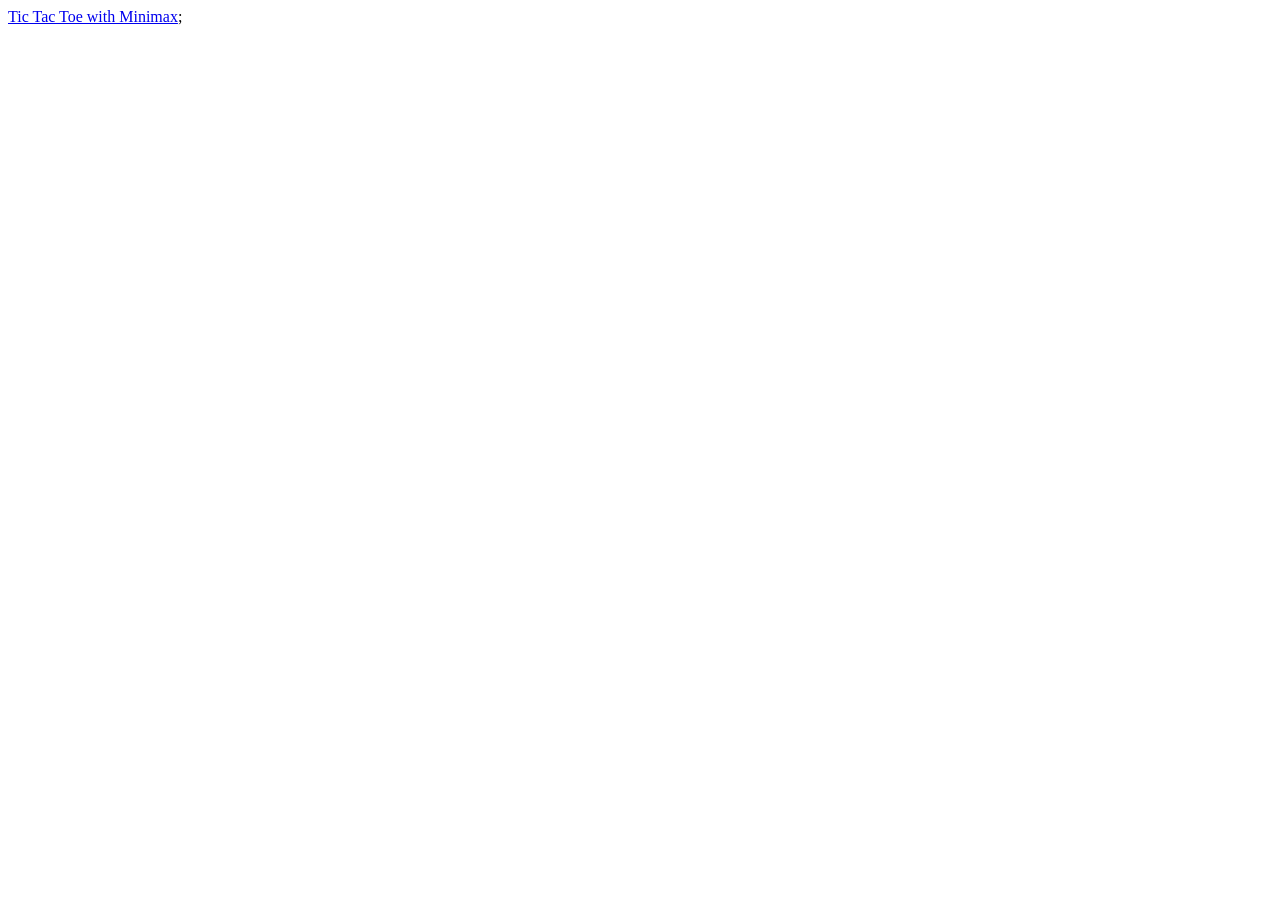
<file: index.html>
<!DOCTYPE html>
<html lang="en">
<head>
  <meta charset="UTF-8">
  <meta name="viewport" content="width=device-width, initial-scale=1.0">
  <title>Tic Tac Toe Projects Page</title>
</head>
<body>
  <a href="minimax-tic-tac-toe/tic_tac_toe.html">Tic Tac Toe with Minimax</a>;
  
</body>
</html>
</file>
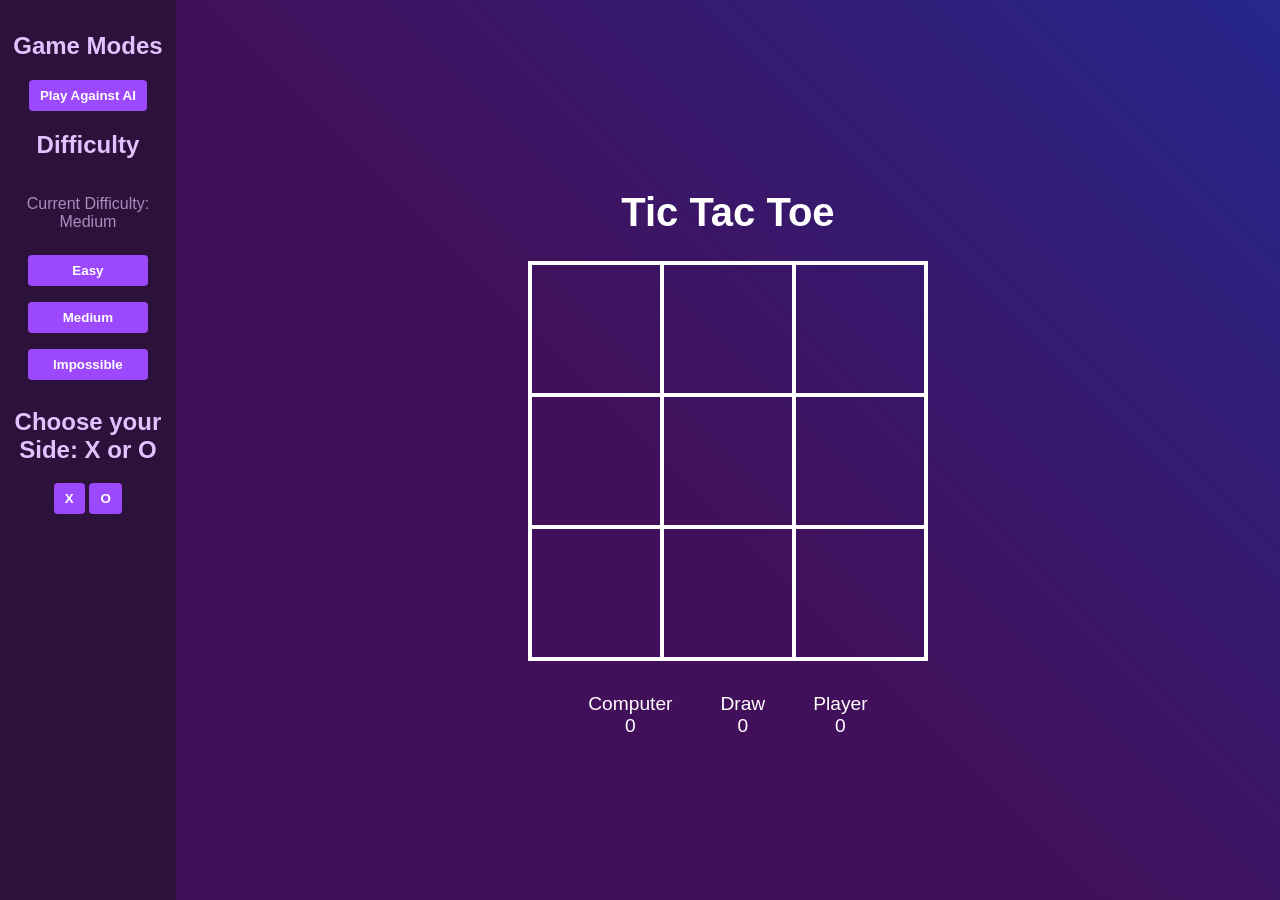
<file: minimax-tic-tac-toe/tic_tac_toe.html>
<!DOCTYPE html>
<html lang="en">
<head>
  <meta charset="UTF-8">
  <meta name="viewport" content="width=device-width, initial-scale=1.0">
  <title>Tic Tac Toe</title>
  <link rel="icon" type="image/x-icon" href="favicon.ico">
  <link rel="stylesheet" href="tic_tac_toe.css">
</head>
<body>
  <nav id="navbar">
    <section class="gamemodes-section">
      <h2 class="gamemodes-title">Game Modes</h2>
      <button id="ai-btn">Play Against AI</button>
    </section>
    <section class="difficulty-section">
      <h2 class="difficulty-title">Difficulty</h2>
      <p id="difficulty-state">Current Difficulty: Medium</p>
      <button id="easy-btn">Easy</button>
      <button id="medium-btn">Medium</button>
      <button id="impossible-btn">Impossible</button>
    </section>
    <section class="which-player-section">
      <h2>Choose your Side: X or O</h2>
      <button id="x-btn">X</button>
      <button id="o-btn">O</button>
    </section>
    
  </nav>
  <main>
    <h1>Tic Tac Toe</h1>
    <div class="board">
      <div class="cell" id="cell-0-0"></div>
      <div class="cell" id="cell-0-1"></div>
      <div class="cell" id="cell-0-2"></div>
      <div class="cell" id="cell-1-0"></div>
      <div class="cell" id="cell-1-1"></div>
      <div class="cell" id="cell-1-2"></div>
      <div class="cell" id="cell-2-0"></div>
      <div class="cell" id="cell-2-1"></div>
      <div class="cell" id="cell-2-2"></div>
    </div>

    <div class="stats-container">
      <div class="stat">
        <span>Computer</span>
        <span id="computer-stat">0</span>
      </div>
      <div class="stat">
        <span>Draw</span>
        <span id="draw-stat">0</span>
      </div>
      <div class="stat">
        <span>Player</span>
        <span id="player-stat">0</span>
      </div>
    </div>
    <div class="winner-panel">
      
      <div class="x-o-container">
        <div class="x">
          <div class="diagonal-1"></div>
          <div class="diagonal-2"></div>
        </div>
      </div>
      <h1 id="winner-h1">Winner!</h1>
      <button id="play-again">Play Again</button>
    </div>
  </main>
  <script src="tic_tac_toe.js"></script>
</body>
</html>
</file>
<file: minimax-tic-tac-toe/tic_tac_toe.css>
@import url('https://fonts.cdnfonts.com/css/monaco');

:root {
  --board-size-small: 300px;
  --board-size-normal: 400px;
  --board-size-big: 600px;

  --bg-color-1: rgb(66, 16, 90);
  --bg-color-2: rgb(38, 38, 139);
  --nav-bg-color: rgb(44, 18, 59);

  --x-color: red;
  --o-color: greenyellow;

  --winner-panel-color: rgba(29, 15, 38, 0.745);
  --winner-panel-header-color: rgb(198, 160, 255);
  --header-font-color: rgb(226, 193, 255);
  --subheader-font-color: rgb(169, 140, 189);

  --btn-bg-color: rgb(156, 72, 253);
  --btn-bg-color-hover: rgb(148, 59, 251);
  --btn-bg-color-active: rgb(137, 34, 255);
}

* {
  box-sizing: border-box;
}

body {
  display: flex;
  height: 100vh;
  margin: 0;
  background: linear-gradient(45deg, var(--bg-color-1) 50%, var(--bg-color-2));
  font-family: 'Monaco', sans-serif;
}

button {
  font-family: 'Monaco', sans-serif;
}

#navbar {
  display: flex;
  flex-direction: column;
  text-align: center;
  height: 100%;
  width: 200px;
  padding: 0.75rem;
  background-color: var(--nav-bg-color);
  z-index: 1;
}

#navbar h2 {
  color: var(--header-font-color);
}
#difficulty-state {
  color: var(--subheader-font-color);
}

.difficulty-section {
  display: flex;
  flex-direction: column;
}

.difficulty-section button {
  margin: .5rem 1rem;
}

main {
  display: flex;
  flex-direction: column;
  width: 100%;
  height: 100%;
  align-items: center;
  justify-content: center;
  position: relative;
}

main h1 {
  color: white;
  font-size: 40px;
}

.board {
  display: grid;
  grid-template-columns: repeat(3, auto);
  
  background-color: transparent;
  width: var(--board-size-normal);
  height: var(--board-size-normal);

  border: 2px solid white;
}

.cell {
  display: flex;
  position: relative;
  border: 2px solid white;
  align-items: center;
  justify-content: center;
  transition: background-color 0.5s ease 0ms;
}

.cell.o-winner {
  background-color: rgba(0, 255, 0, 0.184);
}
.cell.x-winner {
  background-color: rgba(255, 0, 0, 0.184);
}

/*Draws diagonals to form X shape*/


.x .diagonal-1 {
  content: "";
  left: 50%;
  top: 50%;
  transform: translate(-50%, -50%) rotate(45deg);
  background-color: var(--x-color);
  width: 100%;
  height: 5%;
  position: absolute;
  
}

.diagonal-1.hover, .diagonal-2.hover {
  opacity: 0.3;
}

.x .diagonal-2 {
  content: "";
  left: 50%;
  top: 50%;
  transform: translate(-50%, -50%) rotate(-45deg);
  background-color: var(--x-color);
  width: 100%;
  height: 5%;
  position: absolute;
  
}
/*Draws a circle*/
.o {
  position: absolute;
  width: 75%;
  height: 75%;
  border-radius: 50%;
  border: 8px solid var(--o-color);
}

.o.hover {
  opacity: 0.3;
}

.stats-container {
  display: flex;
  width: 100%;
  align-items: center;
  justify-content: center;
  margin-top: 2rem;
}

.stat {
  display: flex;
  flex-direction: column;
  text-align: center;
  margin: 0 1.5rem;
  font-size: 1.2rem;
  color: white;
}

.winner-panel {
  display: flex;
  flex-direction: column;
  align-items: center;
  justify-content: center;
  position: absolute;
  background-color: var(--winner-panel-color);
  width: 300%;
  text-align: center;
  padding: 10px 0;
  transform: translateX(-200%);
  transition: transform 2s ease 0ms;
}

.winner-panel.show {
  transform: translateX(0);
}

.winner-panel h1 {
  font-size: 50px;
  margin: 0 0 1rem 0;
  color: var(--winner-panel-header-color);
  text-shadow: 0 0 2px var(--btn-bg-color);
}

.x-o-container {
  display: flex;
  align-items: center;
  justify-content: center;
  width: 150px;
  height: 150px;
  position: relative;
  margin: 0 0 -10px 0;
}



button {
  border: none;
  padding: 0.5rem 0.7rem;
  border-radius: 0.25rem;
  font-family: inherit;
  background-color: var(--btn-bg-color);
  color: white;
  font-weight: bold;
  cursor: pointer;
  transition: transform 0.1s ease 0ms;
}

button:hover {
  transform: scale(1.02);
  background-color: var(--btn-bg-color-hover);
}

button:active {
  background-color: var(--btn-bg-color-active);
}

#play-again {
  font-size: 20px;
  margin-bottom: 1rem;
}
</file>
